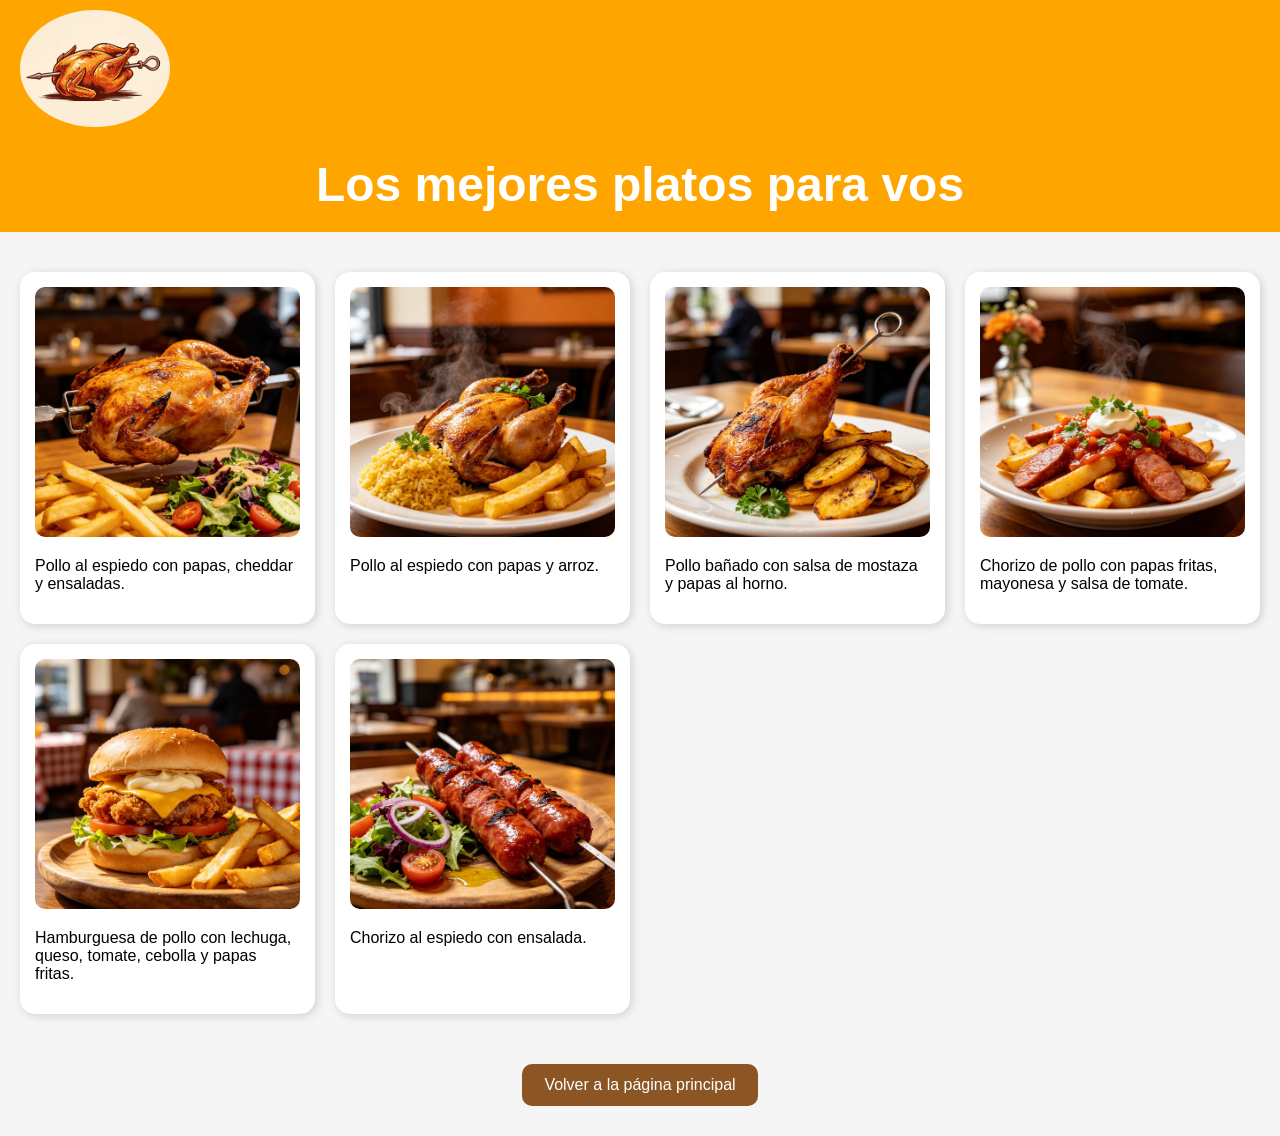
<file: comida/platos.html>
<!DOCTYPE html>
<html lang="es">

<head>
    <meta charset="UTF-8">
    <meta name="viewport" content="width=device-width, initial-scale=1.0">
    <title>Platos</title>

    <link rel="stylesheet" href="style/platos.css">
</head>

<body>

    <!-- HEADER -->
    <header class="header">

        <img class="logo" src="imagenes/logo.png" alt="Logo de la empresa">
        
    </header>

    <!-- TÍTULO -->
    <section class="container-titulo">

        <h1>Los mejores platos para vos</h1>

    </section>

    <!-- GALERÍA -->
    <section class="container-platos">

        <article class="plato">

            <img class="img-platos" src="imagenes/plato1.jpeg" alt="Pollo al espiedo">

            <p>Pollo al espiedo con papas, cheddar y ensaladas.</p>

        </article>

        <article class="plato">

            <img class="img-platos" src="imagenes/plato2.jpeg" alt="Pollo con arroz">

            <p>Pollo al espiedo con papas y arroz.</p>

        </article>

        <article class="plato">

            <img class="img-platos" src="imagenes/plato3.jpeg" alt="Pollo con mostaza">

            <p>Pollo bañado con salsa de mostaza y papas al horno.</p>

        </article>

        <article class="plato">

            <img class="img-platos" src="imagenes/plato4.jpeg" alt="Chorizo con papas">

            <p>Chorizo de pollo con papas fritas, mayonesa y salsa de tomate.</p>

        </article>

        <article class="plato">

            <img class="img-platos" src="imagenes/plato5.jpeg" alt="Hamburguesa de pollo">

            <p>Hamburguesa de pollo con lechuga, queso, tomate, cebolla y papas fritas.</p>

        </article>

        <article class="plato">

            <img class="img-platos" src="imagenes/plato6.jpeg" alt="Chorizo al espiedo">

            <p>Chorizo al espiedo con ensalada.</p>

        </article>

    </section>

    <!-- BOTÓN -->
    <section class="container-boton">

        <a href="index.html" class="boton">
            Volver a la página principal
        </a>

    </section>

</body>

</html>
</file>
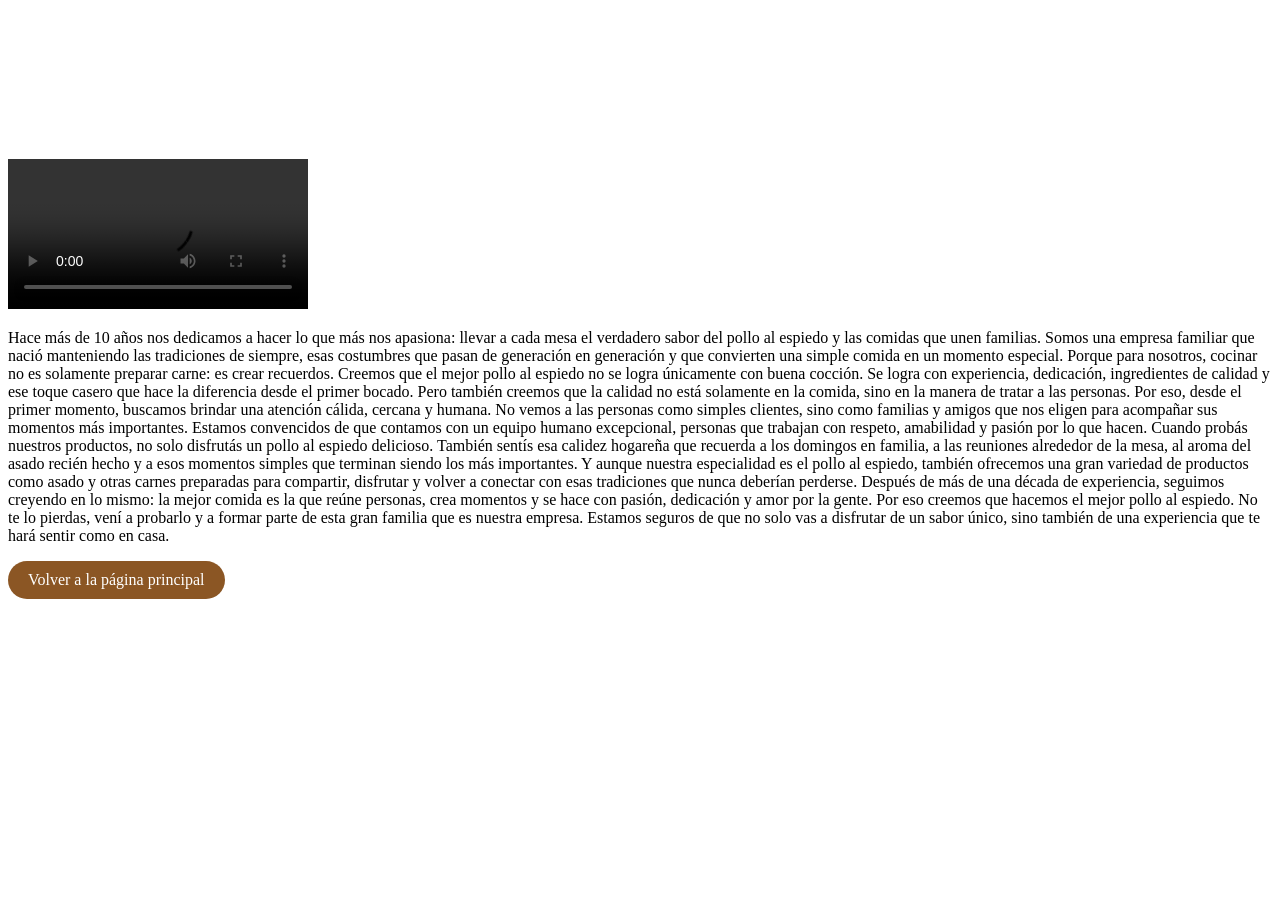
<file: comida/sobre nosotros.html>
<!DOCTYPE html>
<html lang="en">
<head>
    <meta charset="UTF-8">
    <meta name="viewport" content="width=device-width, initial-scale=1.0">
    <title>sobre nosotros</title>

    <link rel="stylesheet" href="style/style.css">

</head>
<body>

    <div class="container-sobre-nosotros">

        <h1>Sobre Nosotros</h1>
    </div>

        <video src="https://app.heygen.com/videos/tradici-n-de-familia-pollo-al-espiedo-ea4f5aa238c14fe9be3e1a8d13fdf1a2.mp4" controls></video>
        <div class="container-sobre-nosotros">
        
            <p>

            Hace más de 10 años nos dedicamos a hacer lo que más nos apasiona: llevar a cada mesa el verdadero sabor del pollo al espiedo y las comidas que unen familias.

            Somos una empresa familiar que nació manteniendo las tradiciones de siempre, esas costumbres que pasan de generación en generación y que convierten una simple comida en un momento especial. Porque para nosotros, cocinar no es solamente preparar carne: es crear recuerdos.

            Creemos que el mejor pollo al espiedo no se logra únicamente con buena cocción. Se logra con experiencia, dedicación, ingredientes de calidad y ese toque casero que hace la diferencia desde el primer bocado. Pero también creemos que la calidad no está solamente en la comida, sino en la manera de tratar a las personas.

            Por eso, desde el primer momento, buscamos brindar una atención cálida, cercana y humana. No vemos a las personas como simples clientes, sino como familias y amigos que nos eligen para acompañar sus momentos más importantes. Estamos convencidos de que contamos con un equipo humano excepcional, personas que trabajan con respeto, amabilidad y pasión por lo que hacen.

            Cuando probás nuestros productos, no solo disfrutás un pollo al espiedo delicioso. También sentís esa calidez hogareña que recuerda a los domingos en familia, a las reuniones alrededor de la mesa, al aroma del asado recién hecho y a esos momentos simples que terminan siendo los más importantes.

            Y aunque nuestra especialidad es el pollo al espiedo, también ofrecemos una gran variedad de productos como asado y otras carnes preparadas para compartir, disfrutar y volver a conectar con esas tradiciones que nunca deberían perderse.

            Después de más de una década de experiencia, seguimos creyendo en lo mismo: la mejor comida es la que reúne personas, crea momentos y se hace con pasión, dedicación y amor por la gente.

            Por eso creemos que hacemos el mejor pollo al espiedo.

            No te lo pierdas, vení a probarlo y a formar parte de esta gran familia que es nuestra empresa. Estamos seguros de que no solo vas a disfrutar de un sabor único, sino también de una experiencia que te hará sentir como en casa.

             </p>

        </div>

                <a href="index.html" class="boton">
            Volver a la página principal
        </a>

    </body>
</html>
</file>
<file: comida/style/platos.css>
/* BODY */

body {
    margin: 0;
    font-family: Arial, Helvetica, sans-serif;
    background-color: #f5f5f5;
}

/* HEADER */

.header {
    display: flex;
    justify-content: space-between;
    align-items: center;
    background-color: orange;
    padding: 10px 20px;
    gap: 15px;
    flex-wrap: wrap;
}

/* TITULO HEADER */

.titulo {
    color: white;
    font-size: clamp(1.5rem, 5vw, 2.5rem);
    margin: 0;
}

/* LOGO */

.logo {
    width: clamp(90px, 20vw, 150px);
    border-radius: 50%;
    display: block;
}

/* CARRUSEL */

.container-titulo {
    text-align: center;
    background-color: orange;
    color: white;
    padding: 20px;
    margin-bottom: 20px;
}

.container-titulo h1 {
    margin: 0;
    font-size: clamp(1.8rem, 6vw, 3rem);
    padding: 0 10px;
}

/* PLATOS */

.container-platos {
    display: grid;
    grid-template-columns: repeat(auto-fit, minmax(250px, 1fr));
    gap: 20px;
    padding: 20px;
}

/* PLATO INDIVIDUAL */

.plato {
    background-color: white;
    padding: 15px;
    border-radius: 15px;
    box-shadow: 2px 2px 10px rgba(0,0,0,0.15);
    transition: transform 0.3s ease;
}

.plato:hover {
    transform: translateY(-5px);
}

/* imágenes de los platos */

.img-platos {
    width: 100%;
    height: clamp(180px, 30vw, 250px);
    object-fit: cover;
    border-radius: 10px;
}

/* texto del plato */
.plato {
    background-color: white;
    padding: 15px;
    border-radius: 15px;
    box-shadow: 2px 2px 10px rgba(0,0,0,0.15);
    transition: all 0.3s ease;
}

/* EFECTO HOVER */

.plato:hover {
    transform: translateY(-10px) scale(1.03);
    box-shadow: 0px 10px 25px rgba(0,0,0,0.25);
}

/* BOTÓN */

.container-boton {
    text-align: center;
    padding: 30px 20px;
}

.boton {
    display: inline-block;
    padding: 12px 22px;
    background-color: rgb(139, 86, 36);
    color: white;
    text-decoration: none;
    border-radius: 10px;
    font-size: clamp(14px, 2vw, 16px);
    transition: 0.3s ease;
}

.boton:hover {
    transform: scale(1.05);
    background-color: rgb(120, 70, 25);
}

/*ajuste para celulares*/

@media (max-width: 600px) {

    .header {
        flex-direction: column;
        text-align: center;
    }

    .container-platos {
        grid-template-columns: 1fr;
        padding: 15px;
    }

    .plato {
        padding: 12px;
    }

    .boton {
        width: 90%;
        text-align: center;
    }
}
</file>
<file: comida/style/style.css>
.container-titulo {
    text-align: center;
    margin-top: 30px;
    background-color: orange;
    padding: 7px;
}

h1 {
    color: white;
    font-family: Arial, sans-serif;
    font-size: 60px;
    margin-bottom: 50px;
}

/* LOGO  */
.logo {
    margin: 20px auto;
    width: 150px;
    border-radius: 50%;
    display: block;
}
.logo:hover {
    transform: scale(1.1);
    transition: transform 0.3s ease;
}

/* CARRUSEL */
.carrusel {
    position: relative;
    width: 100%;
    height: 400px;
    overflow: hidden;
    border-radius: 20px;
    box-shadow: 1px 1px 5px #999;
}

.slide {
    position: absolute;
    width: 100%;
    height: 100%;
    opacity: 0;
    transition: opacity 1s ease-in-out;
    z-index: 0;
}

.slide.active {
    opacity: 1;
    z-index: 1;
}

/* BOTONES CARRUSEL */
.prev, 
.next {
    position: absolute;
    top: 50%;
    transform: translateY(-50%);
    background-color: rgba(0, 0, 0, 0.5);
    color: white;
    border: none;
    padding: 10px;
    cursor: pointer;
    z-index: 2;
}

.prev {
    left: 10px;
}

.next {
    right: 10px;
}

.prev:hover,
.next:hover {
    background-color: rgba(0, 0, 0, 0.8);
}

/* IMAGEN ÚNICA */
.foto-unica {
    width: 100%;
    margin: 0;
    padding: 0;
    overflow: hidden;
}

.foto-unica img {
    width: 100%;
    height: auto;
    border-radius: 20px;
    box-shadow: 1px 1px 5px #999;
}

/* MAPA  */
.map-container {
    position: relative;
    width: 100%;
    padding-bottom: 56.25%;
    height: 0;
    overflow: hidden;
}

.map-container iframe {
    position: absolute;
    top: 0;
    left: 0;
    width: 100%;
    height: 100%;
    border: 0;
}

/* WHATSAPP FLOAT  */
.whatsapp-float {
    position: fixed;
    width: 60px;
    height: 60px;
    bottom: 70px;
    right: 10px;
    background-color: #25d366;
    color: #fff;
    border-radius: 50%;
    display: flex;
    align-items: center;
    justify-content: center;
    z-index: 1000;
}

/* BOTÓN */
.boton {
    display: inline-block;
    padding: 10px 20px;
    background-color: rgb(139, 86, 36);
    color: white;
    text-decoration: none;
    border-radius: 20px;
    font-size: 16px;
        
}
.boton:hover {
    background-color: rgb(139, 86, 36);
    color: white;
    text-decoration: none;
    border-radius: 20px;
    font-size: 16px;
    transform: scale(1.1);
    transition: transform 0.3s ease;
}


/* ajuste para celulares */


@media (max-width: 480px) {
    
h1 { 

margin-bottom: 20px; 

}    

.carrusel {

height: 220px; border-radius: 10px; 

}    

.prev,.next {   
    
padding: 8px 10px; font-size: 14px;    

}    

.boton {
    
width: 90%; text-align: center;    

}    

.whatsapp-float { 
    
width: 50px;  height: 50px;   

}}
</file>
